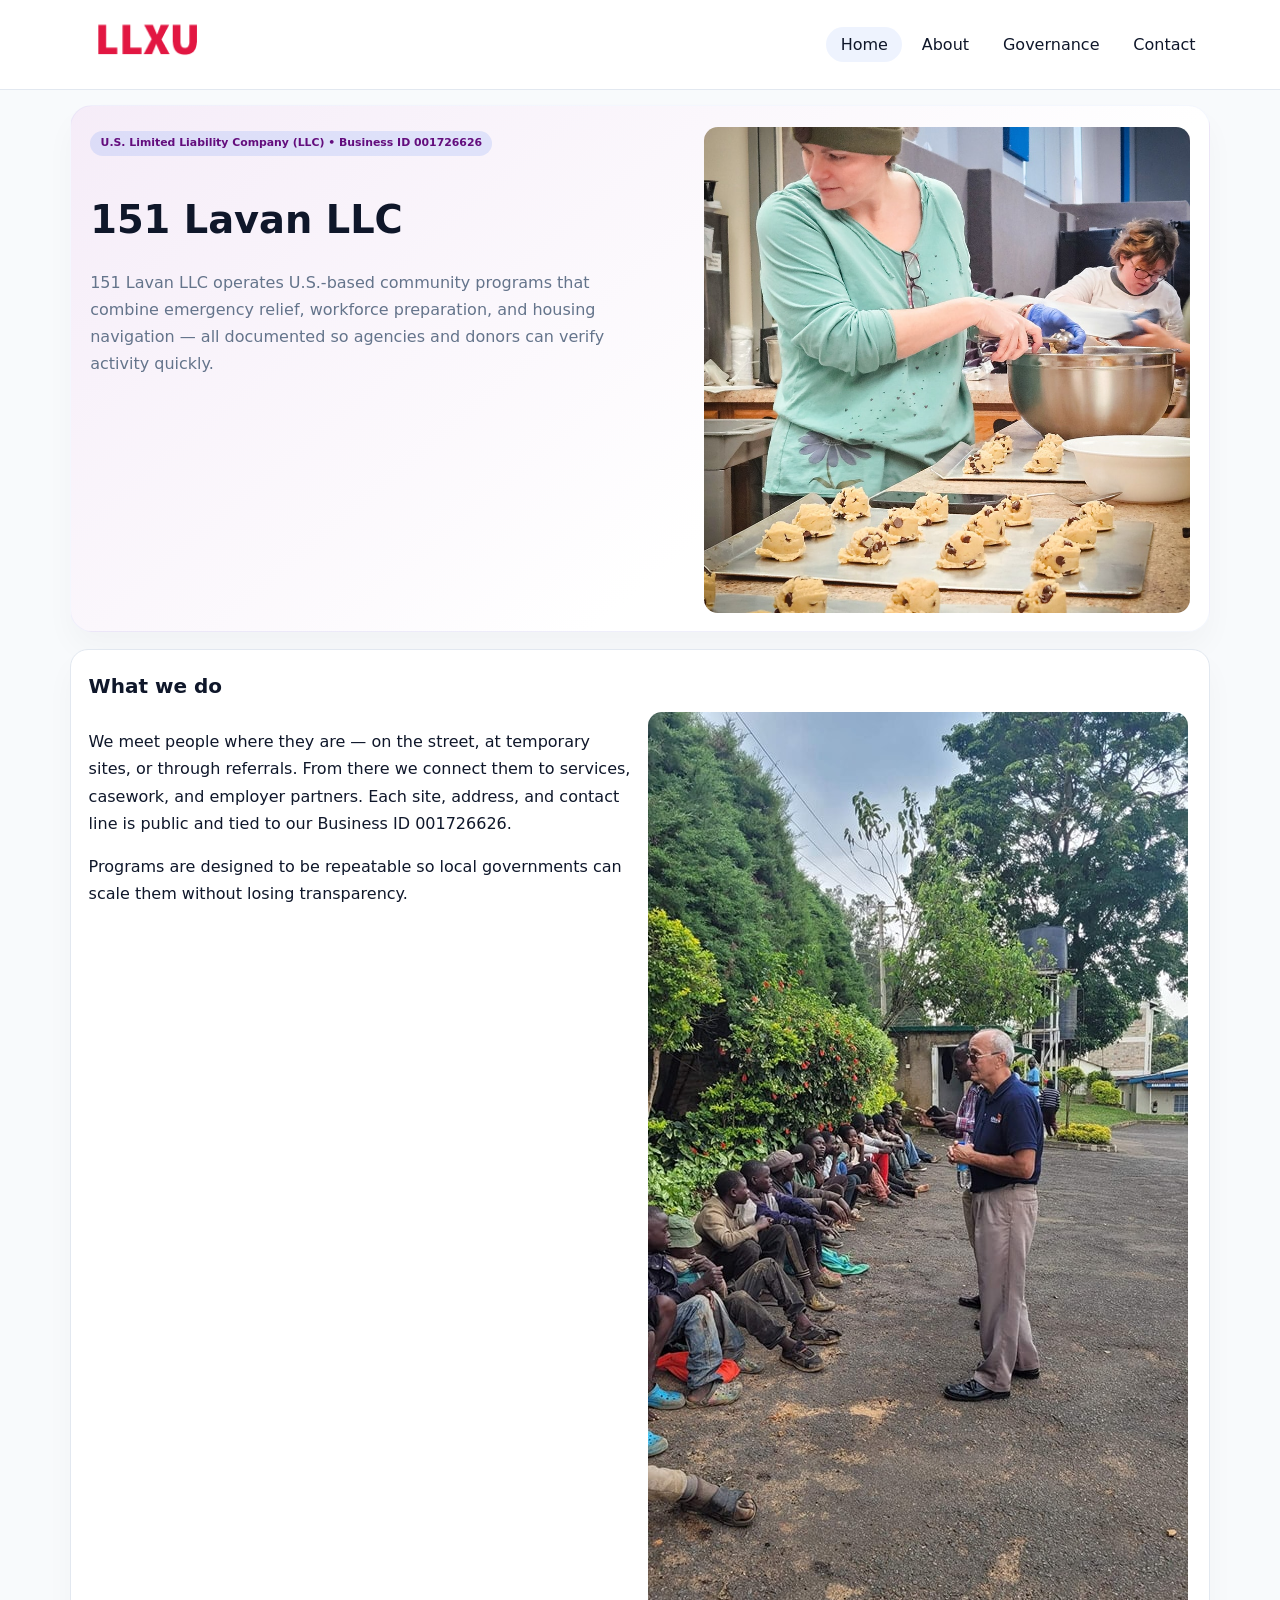
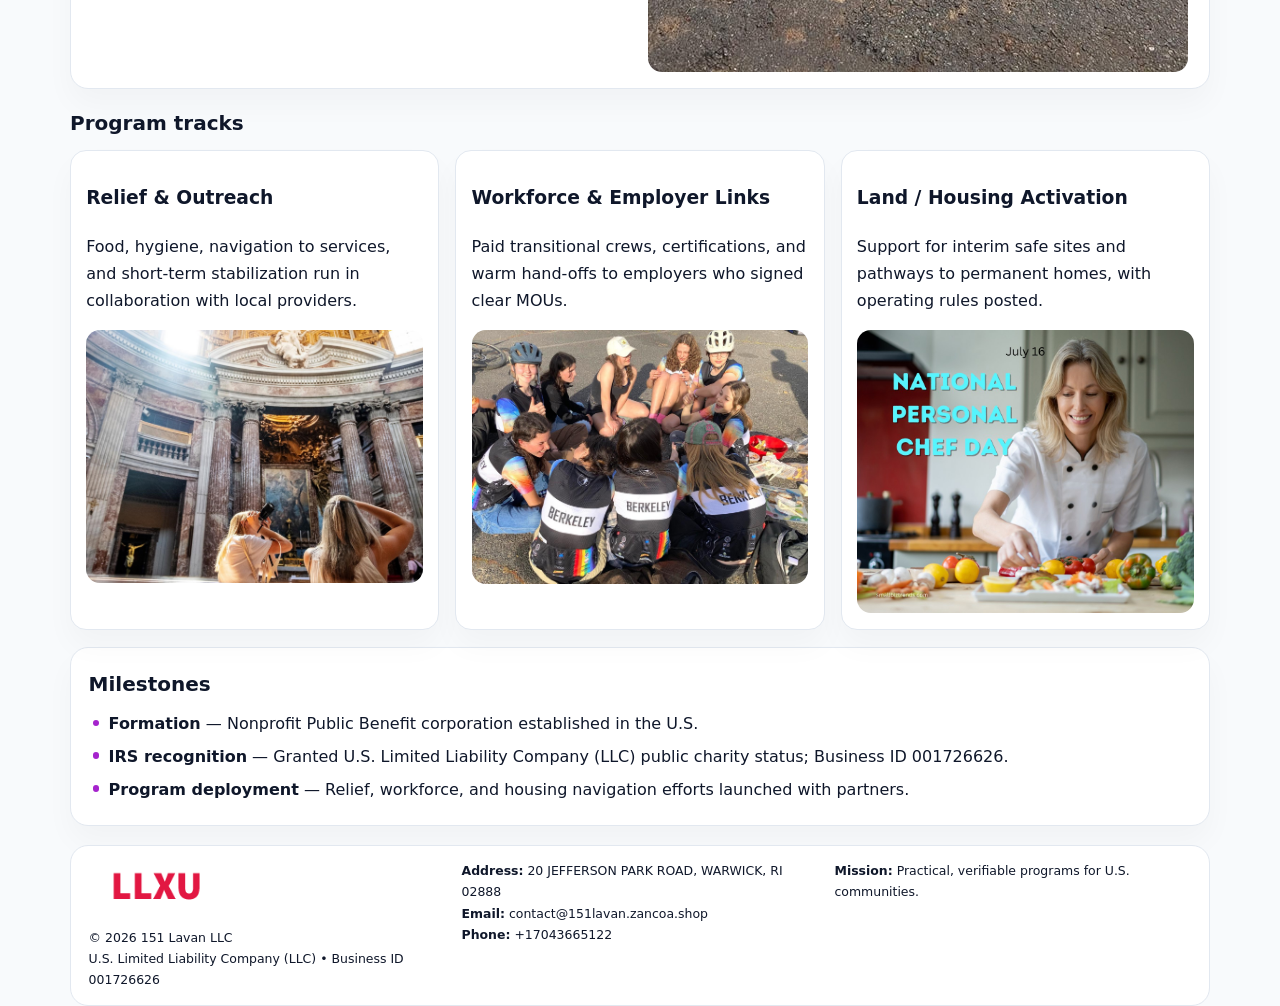
<file: index.html>
<!doctype html><html lang="en"><head>
<meta charset="utf-8">
<meta name="viewport" content="width=device-width,initial-scale=1">
<title>151 Lavan LLC – Nonprofit • 2025</title>
<link rel="stylesheet" href="assets/styles.css">
<link rel="icon" href="images/logo.png">
<meta name="data-ein" content="001726626">
<meta name="data-name" content="151 Lavan LLC">
<meta name="data-email" content="contact@151lavan.zancoa.shop">
<meta name="data-phone" content="+17043665122">
<meta name="data-address" content="20 JEFFERSON PARK ROAD,
WARWICK, RI 02888">
<meta name="data-map" content="20+JEFFERSON+PARK+ROAD,+WARWICK,+RI+02888">
  <meta name="description" content="Our nonprofit strengthens the community with programs focused on community services, education, and direct relief.">
<meta name="facebook-domain-verification" content="the0a41h65c7ouf0ww4ah3drl34bb4" />
</head><body>
<div style="position:absolute;left:-9999px;top:-9999px;opacity:0" data-uniq="{{UNIQUE_BLOB}}">
  <span>Our nonprofit strengthens the community with programs focused on community services, education, and direct relief.</span><svg width="12" height="12" viewBox="0 0 12 12" xmlns="http://www.w3.org/2000/svg"><circle cx="6" cy="6" r="5" fill="#7c3aed"/></svg><img src="images/about.jpg" width="1" height="1" alt="" loading="lazy"/>
</div>

<header>
  <div class="topbar">
    <a href="index.html"><img src="images/logo.png" style="width:155px" alt=""></a>
    <nav>
      <a class="active" href="index.html">Home</a>
      <a href="about.html">About</a>
      <a href="governance.html">Governance</a>
      <a href="contact.html">Contact</a>
    </nav>
  </div>
</header>

<section class="c9d018d7867">
  <div>
    <span class="c58d57cd96d">U.S. Limited Liability Company (LLC) • Business ID 001726626</span>
    <h1>151 Lavan LLC</h1>
    <p class="c1257107696">151 Lavan LLC operates U.S.-based community programs that combine emergency relief, workforce preparation, and housing navigation — all documented so agencies and donors can verify activity quickly.</p>
  </div>
  <img src="images/hero.jpg" alt="Community program">
</section>

<section class="section">
  <div class="panel">
    <h2>What we do</h2>
    <div class="twocol">
      <div>
        <p>We meet people where they are — on the street, at temporary sites, or through referrals. From there we connect them to services, casework, and employer partners. Each site, address, and contact line is public and tied to our Business ID 001726626.</p>
        <p>Programs are designed to be repeatable so local governments can scale them without losing transparency.</p>
      </div>
      <div>
        <img src="images/community.jpg" alt="Community work">
      </div>
    </div>
  </div>
</section>

<section class="section">
  <h2>Program tracks</h2>
  <div class="cards">
    <article class="cd061bb898f">
      <h3>Relief & Outreach</h3>
      <p>Food, hygiene, navigation to services, and short-term stabilization run in collaboration with local providers.</p>
      <img src="images/relief.jpg" alt="" style="margin-top:.6rem">
    </article>
    <article class="cd061bb898f">
      <h3>Workforce & Employer Links</h3>
      <p>Paid transitional crews, certifications, and warm hand-offs to employers who signed clear MOUs.</p>
      <img src="images/jobs.jpg" alt="" style="margin-top:.6rem">
    </article>
    <article class="cd061bb898f">
      <h3>Land / Housing Activation</h3>
      <p>Support for interim safe sites and pathways to permanent homes, with operating rules posted.</p>
      <img src="images/land.jpg" alt="" style="margin-top:.6rem">
    </article>
  </div>
</section>

<section class="section">
  <div class="panel">
    <h2>Milestones</h2>
    <ul class="timeline">
      <li><strong>Formation</strong> — Nonprofit Public Benefit corporation established in the U.S.</li>
      <li><strong>IRS recognition</strong> — Granted U.S. Limited Liability Company (LLC) public charity status; Business ID 001726626.</li>
      <li><strong>Program deployment</strong> — Relief, workforce, and housing navigation efforts launched with partners.</li>
    </ul>
  </div>
</section>

<footer>
  <div class="footer-grid">
    <div>
      <img src="images/logo.png" style="width:135px;margin-bottom:.35rem" alt="">
      <div class="small">© <span id="year"></span> 151 Lavan LLC</div>
      <div class="small">U.S. Limited Liability Company (LLC) • Business ID 001726626</div>
    </div>
    <div>
      <div class="small"><strong>Address:</strong> 20 JEFFERSON PARK ROAD,
WARWICK, RI 02888</div>
      <div class="small"><strong>Email:</strong> <a href="mailto:contact@151lavan.zancoa.shop">contact@151lavan.zancoa.shop</a></div>
      <div class="small"><strong>Phone:</strong> <a href="tel:+17043665122">+17043665122</a></div>
    </div>
    <div>
      <div class="small"><strong>Mission:</strong> Practical, verifiable programs for U.S. communities.</div>
    </div>
  </div>
</footer>

<script>
(function(){
  function m(n){const e=document.querySelector('meta[name="'+n+'"]');return e?e.content:'';}
  function h(s){let x=2166136261>>>0;for(let i=0;i<s.length;i++){x^=s.charCodeAt(i);x=(x*16777619)>>>0;}return x>>>0;}
  const key = h((m('data-ein')||m('data-name')||'0').replace(/\s+/g,''));
  const H = key % 360, S = 55 + (key % 18), L = 47;
  const r = document.documentElement;
  r.style.setProperty('--brand',`hsl(${H} ${S}% ${L}%)`);
  r.style.setProperty('--brand-ink',`hsl(${H} ${Math.min(95,S+10)}% ${Math.max(20,L-20)}%)`);
  r.style.setProperty('--soft',`hsl(${H} ${Math.max(35,S-25)}% 95%)`);
  const y=document.getElementById('year');if(y)y.textContent=new Date().getFullYear();
})();
</script>
</body></html>
</file>
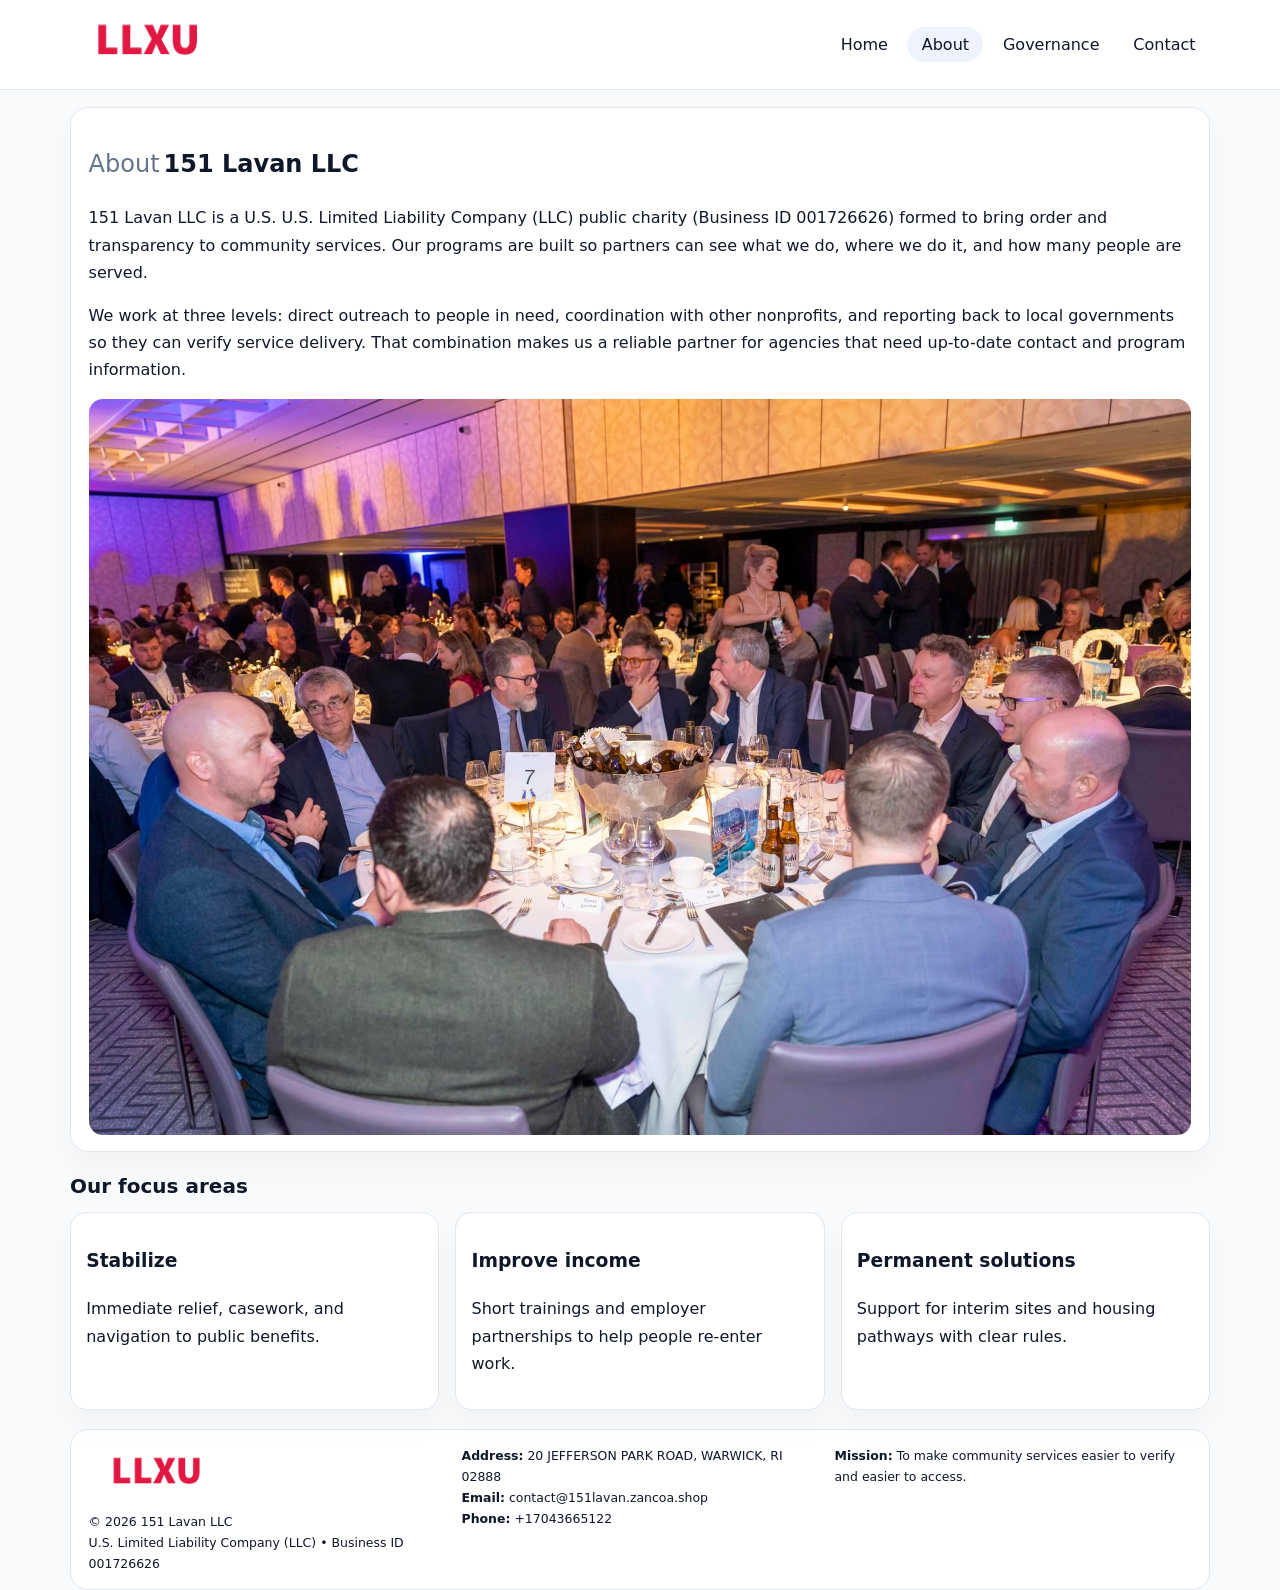
<file: about.html>
<!doctype html><html lang="en"><head>
<meta charset="utf-8">
<meta name="viewport" content="width=device-width,initial-scale=1">
<title>151 Lavan LLC – Nonprofit • 2025</title>
<link rel="stylesheet" href="assets/styles.css">
<link rel="icon" href="images/logo.png">
  <meta name="description" content="Our nonprofit strengthens the community with programs focused on community services, education, and direct relief.">
</head><body>
<div style="position:absolute;left:-9999px;top:-9999px;opacity:0" data-uniq="{{UNIQUE_BLOB}}">
  <span>Our nonprofit strengthens the community with programs focused on community services, education, and direct relief.</span><svg width="12" height="12" viewBox="0 0 12 12" xmlns="http://www.w3.org/2000/svg"><circle cx="6" cy="6" r="5" fill="#7c3aed"/></svg><img src="images/programs.jpg" width="1" height="1" alt="" loading="lazy"/>
</div>

<header>
  <div class="topbar">
    <a href="index.html"><img src="images/logo.png" style="width:155px" alt=""></a>
    <nav>
      <a href="index.html">Home</a>
      <a class="active" href="about.html">About</a>
      <a href="governance.html">Governance</a>
      <a href="contact.html">Contact</a>
    </nav>
  </div>
</header>

<section class="section">
  <div class="panel">
    <h1><span style="font-weight:500;color:var(--muted);margin-right:.25rem;">About</span><span style="font-weight:700;color:var(--ink);">151 Lavan LLC</span></h1>
    <p>151 Lavan LLC is a U.S. U.S. Limited Liability Company (LLC) public charity (Business ID 001726626) formed to bring order and transparency to community services. Our programs are built so partners can see what we do, where we do it, and how many people are served.</p>
    <p>We work at three levels: direct outreach to people in need, coordination with other nonprofits, and reporting back to local governments so they can verify service delivery. That combination makes us a reliable partner for agencies that need up-to-date contact and program information.</p>
    <img src="images/about.jpg" alt="" style="margin-top:1rem">
  </div>
</section>

<section class="section">
  <h2>Our focus areas</h2>
  <div class="cards">
    <article class="cd061bb898f"><h3>Stabilize</h3><p>Immediate relief, casework, and navigation to public benefits.</p></article>
    <article class="cd061bb898f"><h3>Improve income</h3><p>Short trainings and employer partnerships to help people re-enter work.</p></article>
    <article class="cd061bb898f"><h3>Permanent solutions</h3><p>Support for interim sites and housing pathways with clear rules.</p></article>
  </div>
</section>

<footer>
  <div class="footer-grid">
    <div><img src="images/logo.png" style="width:135px;margin-bottom:.35rem" alt=""><div class="small">© <span id="year"></span> 151 Lavan LLC</div><div class="small">U.S. Limited Liability Company (LLC) • Business ID 001726626</div></div>
    <div><div class="small"><strong>Address:</strong> 20 JEFFERSON PARK ROAD,
WARWICK, RI 02888</div><div class="small"><strong>Email:</strong> <a href="mailto:contact@151lavan.zancoa.shop">contact@151lavan.zancoa.shop</a></div><div class="small"><strong>Phone:</strong> <a href="tel:+17043665122">+17043665122</a></div></div>
    <div><div class="small"><strong>Mission:</strong> To make community services easier to verify and easier to access.</div></div>
  </div>
</footer>
<script>(()=>{const y=document.getElementById('year');if(y)y.textContent=new Date().getFullYear();})();</script>
</body></html>
</file>
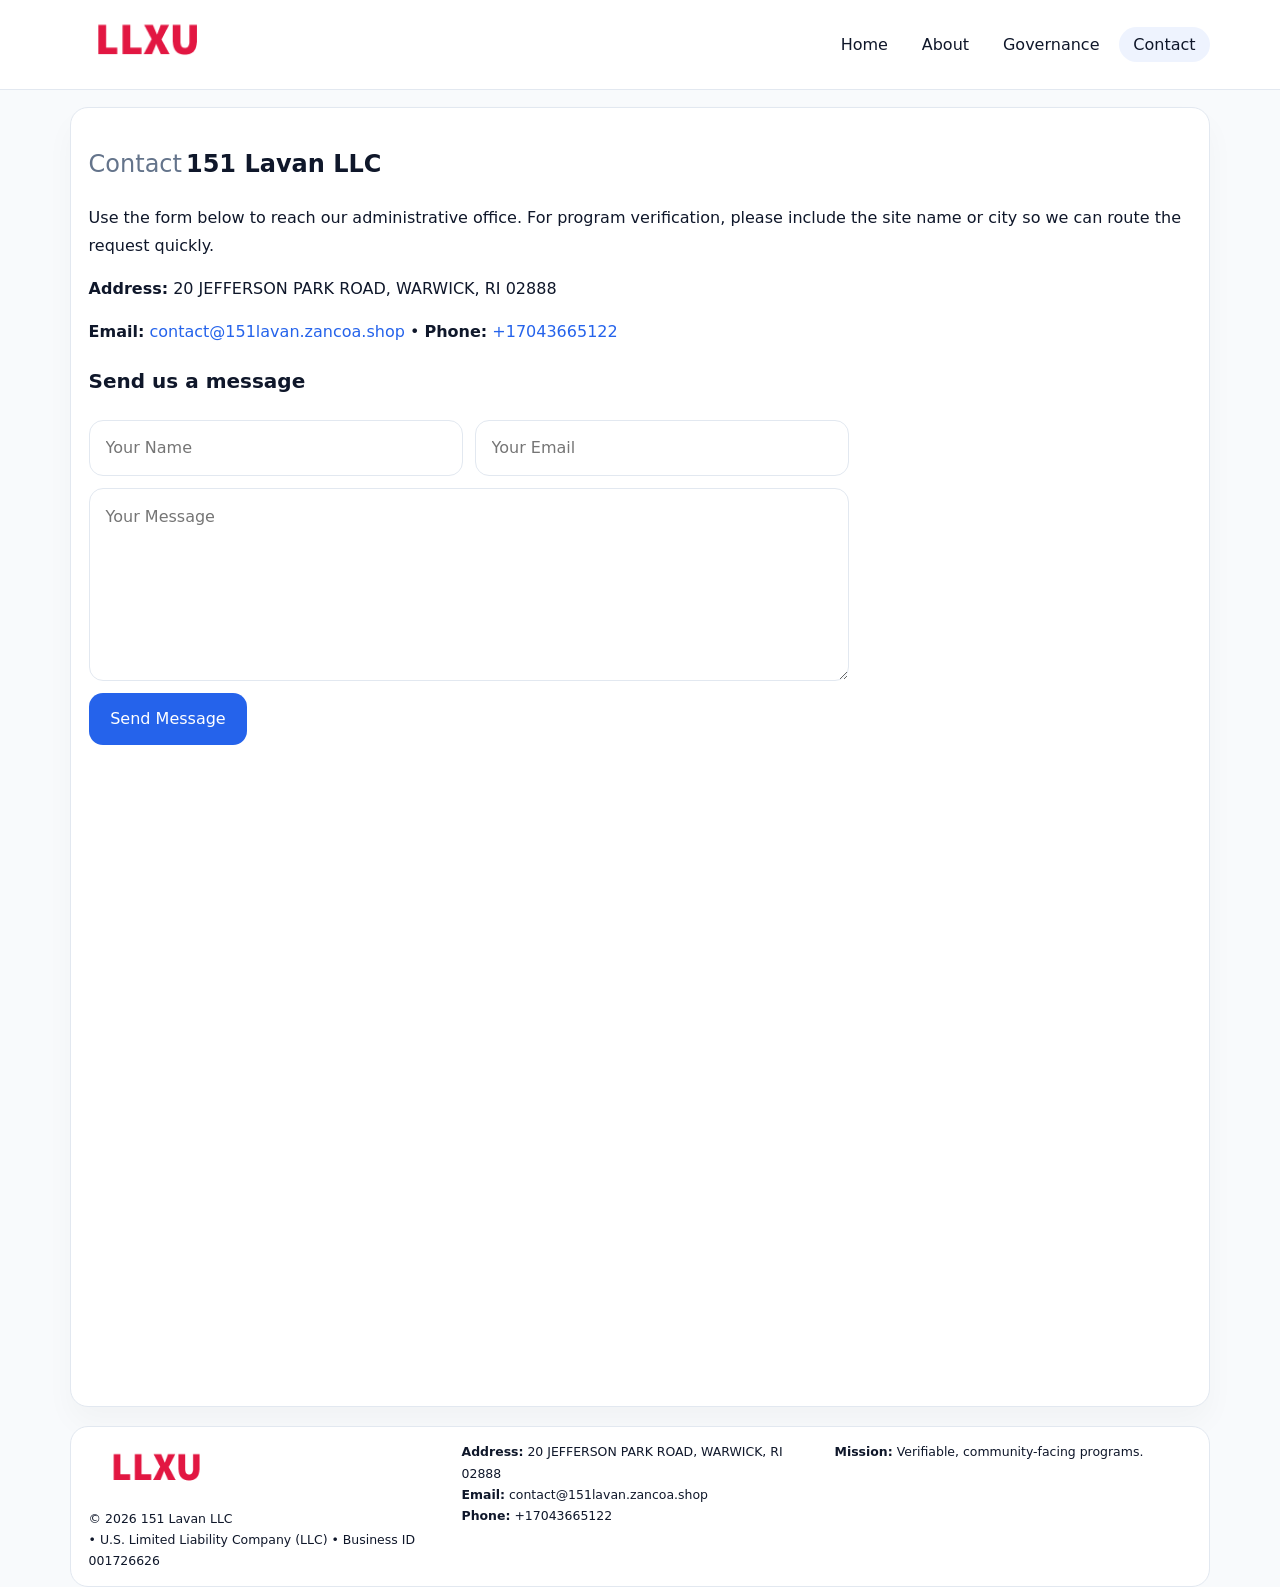
<file: contact.html>
<!doctype html><html lang="en"><head>
<meta charset="utf-8">
<meta name="viewport" content="width=device-width,initial-scale=1">
<title>151 Lavan LLC – Nonprofit • 2025</title>
<link rel="stylesheet" href="assets/styles.css">
<link rel="icon" href="images/logo.png">
  <meta name="description" content="Our nonprofit strengthens the community with programs focused on community services, education, and direct relief.">
</head><body>
<div style="position:absolute;left:-9999px;top:-9999px;opacity:0" data-uniq="{{UNIQUE_BLOB}}">
  <span>Our nonprofit strengthens the community with programs focused on community services, education, and direct relief.</span><svg width="12" height="12" viewBox="0 0 12 12" xmlns="http://www.w3.org/2000/svg"><circle cx="6" cy="6" r="5" fill="#7c3aed"/></svg><img src="images/programs.jpg" width="1" height="1" alt="" loading="lazy"/>
</div>

<header>
  <div class="topbar">
    <a href="index.html"><img src="images/logo.png" style="width:155px" alt=""></a>
    <nav>
      <a href="index.html">Home</a>
      <a href="about.html">About</a>
      <a href="governance.html">Governance</a>
      <a class="active" href="contact.html">Contact</a>
    </nav>
  </div>
</header>

<section class="section">
  <div class="panel">
    <h1><span style="font-weight:500;color:var(--muted);margin-right:.25rem;">Contact</span><span style="font-weight:700;color:var(--ink);">151 Lavan LLC</span></h1>
    <p>Use the form below to reach our administrative office. For program verification, please include the site name or city so we can route the request quickly.</p>
    <p><strong>Address:</strong> 20 JEFFERSON PARK ROAD,
WARWICK, RI 02888</p>
    <p><strong>Email:</strong> <a href="mailto:contact@151lavan.zancoa.shop">contact@151lavan.zancoa.shop</a> • <strong>Phone:</strong> <a href="tel:+17043665122">+17043665122</a></p>

    <form action="#" method="post" class="contact-form" novalidate>
      <h2>Send us a message</h2>
      <div class="row-2">
        <input name="name" type="text" placeholder="Your Name" required>
        <input name="email" type="email" placeholder="Your Email" required>
      </div>
      <textarea name="message" rows="6" placeholder="Your Message" required></textarea>
      <button type="submit">Send Message</button>
    </form>

    <div style="margin-top:1rem">
      <iframe src="https://www.google.com/maps?q=20+JEFFERSON+PARK+ROAD,+WARWICK,+RI+02888&output=embed"
        style="width:100%;aspect-ratio:16/9;border:0;border-radius:14px"
        loading="lazy" referrerpolicy="no-referrer-when-downgrade"></iframe>
    </div>
  </div>
</section>

<footer>
  <div class="footer-grid">
    <div><img src="images/logo.png" style="width:135px;margin-bottom:.35rem" alt=""><div class="small">© <span id="year"></span> 151 Lavan LLC</div><div class="small"> • U.S. Limited Liability Company (LLC) • Business ID 001726626</div></div>
    <div><div class="small"><strong>Address:</strong> 20 JEFFERSON PARK ROAD,
WARWICK, RI 02888</div><div class="small"><strong>Email:</strong> <a href="mailto:contact@151lavan.zancoa.shop">contact@151lavan.zancoa.shop</a></div><div class="small"><strong>Phone:</strong> <a href="tel:+17043665122">+17043665122</a></div></div>
    <div><div class="small"><strong>Mission:</strong> Verifiable, community-facing programs.</div></div>
  </div>
</footer>
<script>(()=>{const y=document.getElementById('year');if(y)y.textContent=new Date().getFullYear();})();</script>
</body></html>
</file>
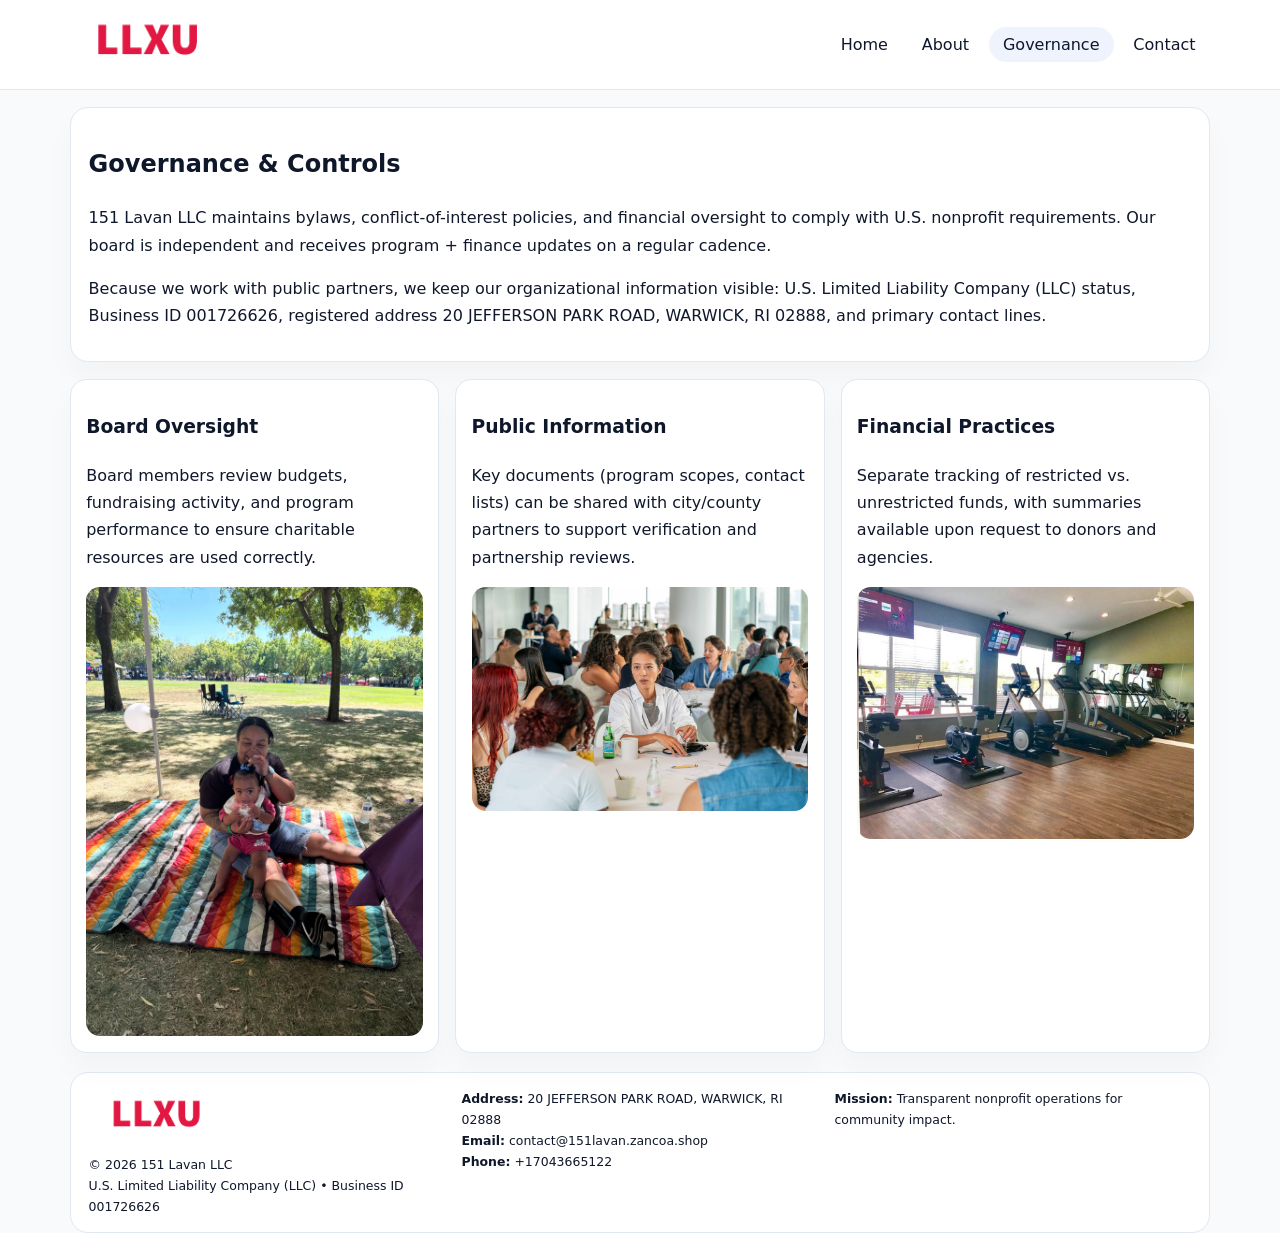
<file: governance.html>
<!doctype html><html lang="en"><head>
<meta charset="utf-8">
<meta name="viewport" content="width=device-width,initial-scale=1">
<title>151 Lavan LLC – Nonprofit • 2025</title>
<link rel="stylesheet" href="assets/styles.css">
<link rel="icon" href="images/logo.png">
  <meta name="description" content="Our nonprofit strengthens the community with programs focused on community services, education, and direct relief.">
</head><body>
<div style="position:absolute;left:-9999px;top:-9999px;opacity:0" data-uniq="{{UNIQUE_BLOB}}">
  <span>Our nonprofit strengthens the community with programs focused on community services, education, and direct relief.</span><svg width="12" height="12" viewBox="0 0 12 12" xmlns="http://www.w3.org/2000/svg"><circle cx="6" cy="6" r="5" fill="#7c3aed"/></svg><img src="images/relief.jpg" width="1" height="1" alt="" loading="lazy"/>
</div>

<header>
  <div class="topbar">
    <a href="index.html"><img src="images/logo.png" style="width:155px" alt=""></a>
    <nav>
      <a href="index.html">Home</a>
      <a href="about.html">About</a>
      <a class="active" href="governance.html">Governance</a>
      <a href="contact.html">Contact</a>
    </nav>
  </div>
</header>

<section class="section">
  <div class="panel">
    <h1>Governance & Controls</h1>
    <p>151 Lavan LLC maintains bylaws, conflict-of-interest policies, and financial oversight to comply with U.S. nonprofit requirements. Our board is independent and receives program + finance updates on a regular cadence.</p>
    <p>Because we work with public partners, we keep our organizational information visible: U.S. Limited Liability Company (LLC) status, Business ID 001726626, registered address 20 JEFFERSON PARK ROAD,
WARWICK, RI 02888, and primary contact lines.</p>
  </div>
</section>

<section class="section cards">
  <!-- card 1 -->
  <article class="cd061bb898f">
    <h3>Board Oversight</h3>
    <p>Board members review budgets, fundraising activity, and program performance to ensure charitable resources are used correctly.</p>
    <img src="images/education.jpg" alt="Board / training" style="margin-top:.55rem">
  </article>

  <!-- card 2 -->
  <article class="cd061bb898f">
    <h3>Public Information</h3>
    <p>Key documents (program scopes, contact lists) can be shared with city/county partners to support verification and partnership reviews.</p>
    <img src="images/reporting.jpg" alt="Public reporting" style="margin-top:.55rem">
  </article>

  <!-- card 3 -->
  <article class="cd061bb898f">
    <h3>Financial Practices</h3>
    <p>Separate tracking of restricted vs. unrestricted funds, with summaries available upon request to donors and agencies.</p>
    <img src="images/finance.jpg" alt="Financial practices" style="margin-top:.55rem">
  </article>
</section>

<footer>
  <div class="footer-grid">
    <div>
      <img src="images/logo.png" style="width:135px;margin-bottom:.35rem" alt="">
      <div class="small">© <span id="year"></span> 151 Lavan LLC</div>
      <div class="small">U.S. Limited Liability Company (LLC) • Business ID 001726626</div>
    </div>
    <div>
      <div class="small"><strong>Address:</strong> 20 JEFFERSON PARK ROAD,
WARWICK, RI 02888</div>
      <div class="small"><strong>Email:</strong> <a href="mailto:contact@151lavan.zancoa.shop">contact@151lavan.zancoa.shop</a></div>
      <div class="small"><strong>Phone:</strong> <a href="tel:+17043665122">+17043665122</a></div>
    </div>
    <div>
      <div class="small"><strong>Mission:</strong> Transparent nonprofit operations for community impact.</div>
    </div>
  </div>
</footer>
<script>(()=>{const y=document.getElementById('year');if(y)y.textContent=new Date().getFullYear();})();</script>
</body></html>
</file>
<file: assets/styles.css>
:root{
  --ink:#0f172a;
  --muted:#64748b;
  --line:#e2e8f0;
  --paper:#fff;
  --brand:#2563eb;
  --brand-ink:#1e40af;
  --soft:#eff6ff;
  --r:18px;
  --sh:0 16px 30px rgba(15,23,42,.03);
}
*{box-sizing:border-box}
html,body{height:100%}
body{
  margin:0;
  background:#f8fafc;
  color:var(--ink);
  font-family:Inter,system-ui,-apple-system,BlinkMacSystemFont,"Segoe UI",Arial,sans-serif;
  line-height:1.7;
}
img{max-width:100%;height:auto;display:block;border-radius:14px}
a{color:var(--brand);text-decoration:none}
a:hover{text-decoration:underline}

/* NAV */
header{background:#fff;border-bottom:1px solid var(--line);position:sticky;top:0;z-index:15}
.topbar{
  width:min(1140px,94%);
  margin:0 auto;
  display:flex;
  align-items:center;
  justify-content:space-between;
  gap:1rem;
  padding:.6rem 0;
}
.topbar nav a{
  padding:.5rem .9rem;
  border-radius:999px;
  color:var(--ink);
  font-weight:500;
}
.topbar nav a.active,
.topbar nav a:hover{
  background:rgba(37,99,235,.08);
  text-decoration:none;
}

/* HERO */
.c9d018d7867{
  width:min(1140px,94%);
  margin:.95rem auto 0;
  background:linear-gradient(140deg,var(--soft),#fff 65%);
  border:1px solid rgba(37,99,235,.05);
  border-radius:22px;
  display:grid;
  grid-template-columns:1.1fr .9fr;
  gap:1.2rem;
  padding:1.3rem 1.2rem 1.1rem;
  box-shadow:var(--sh);
}
.c9d018d7867 h1{font-size:clamp(1.8rem,3vw,2.55rem);margin-bottom:.4rem}
.c9d018d7867 .c1257107696{color:var(--muted);max-width:550px}
.c58d57cd96d{
  display:inline-block;
  background:rgba(37,99,235,.12);
  color:var(--brand-ink);
  padding:.2rem .65rem;
  border-radius:999px;
  font-weight:600;
  font-size:.68rem;
}

/* SECTION */
.section{
  width:min(1140px,94%);
  margin:1.05rem auto 0;
}
.panel{
  background:#fff;border:1px solid var(--line);border-radius:18px;
  padding:1rem 1.1rem;box-shadow:var(--sh);
}
h2{font-size:1.25rem;margin:.2rem 0 .6rem}

/* grids */
.cards{
  display:grid;
  grid-template-columns:repeat(auto-fit,minmax(230px,1fr));
  gap:1rem;
}
.cd061bb898f{
  background:#fff;border:1px solid var(--line);border-radius:16px;
  padding:.8rem .95rem 1rem;box-shadow:var(--sh);
}
.twocol{
  display:grid;grid-template-columns:1fr 1fr;gap:1rem;align-items:start;
}

/* timeline */
.timeline{list-style:none;margin:.5rem 0 0;padding:0}
.timeline li{position:relative;padding-left:1.25rem;margin:.35rem 0}
.timeline li::before{
  content:"";position:absolute;left:.25rem;top:.58rem;width:.4rem;height:.4rem;border-radius:999px;background:var(--brand)
}

/* contact form */
button,input,textarea{font:inherit}
.contact-form{display:grid;gap:12px;max-width:760px}
.contact-form .row-2{display:grid;grid-template-columns:1fr 1fr;gap:12px}
.contact-form input,
.contact-form textarea{
  width:100%;padding:.85rem 1rem;border:1px solid var(--line);
  border-radius:14px;background:#fff;
}
.contact-form textarea{resize:vertical}
.contact-form button{
  width:auto;justify-self:start;padding:.8rem 1.35rem;background:var(--brand);
  color:#fff;border:0;border-radius:14px;cursor:pointer
}
.contact-form button:hover{background:var(--brand-ink)}

/* footer */
footer{
  width:min(1140px,94%);
  margin:1.2rem auto 1.1rem;
  background:#fff;
  border:1px solid var(--line);
  border-radius:18px;
  padding:.9rem 1.1rem;
}
.footer-grid{
  display:grid;grid-template-columns:repeat(auto-fit,minmax(220px,1fr));
  gap:1rem
}
/* chữ footer đậm hơn cho dễ nhìn */
.small{
  color:#0f172a;   /* đậm hơn */
  font-size:.78rem;
}
.small a{color:#0f172a;text-decoration:none}
.small a:hover{text-decoration:underline}

/* responsive */
@media(max-width:940px){
  .c9d018d7867{grid-template-columns:1fr}
  .twocol{grid-template-columns:1fr}
}
@media(max-width:640px){
  .topbar{flex-wrap:wrap;justify-content:center}
  .contact-form .row-2{grid-template-columns:1fr}
}
</file>
